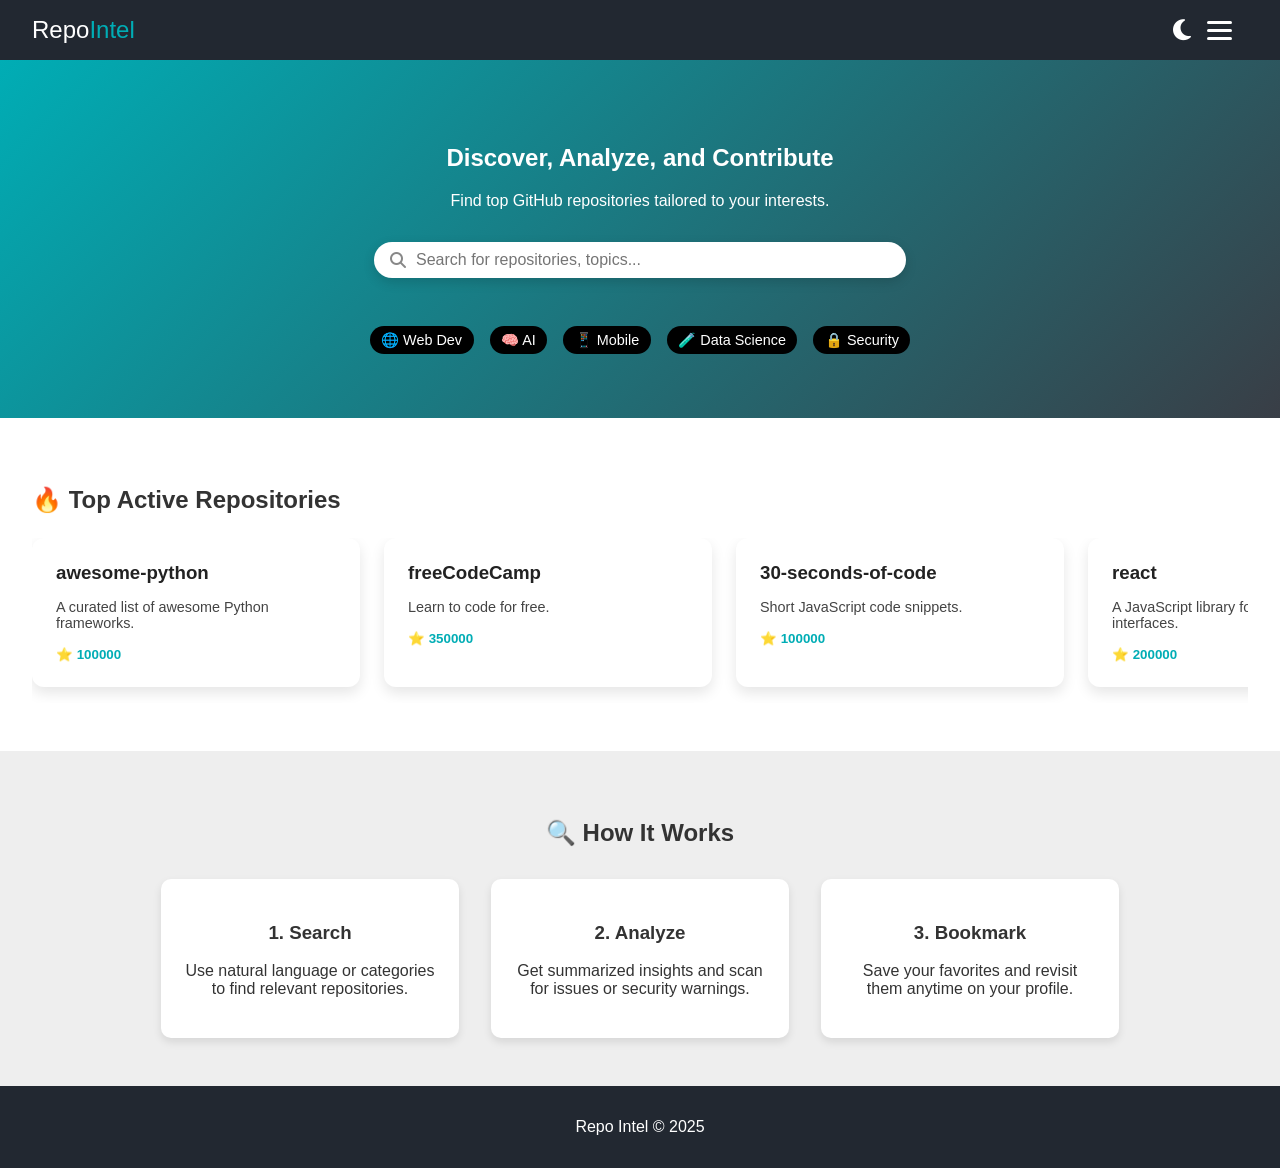
<file: index.html>
<!DOCTYPE html>
<html lang="en">
<head>
    <meta charset="UTF-8" />
    <meta name="viewport" content="width=device-width, initial-scale=1.0" />
    <title>Repo Intel | Home</title>
    <link rel="stylesheet" href="home.css" />
    <link
            rel="stylesheet"
            href="https://cdnjs.cloudflare.com/ajax/libs/font-awesome/6.4.0/css/all.min.css"
    />
</head>
<body>
<header>
    <div class="logo">Repo<span>Intel</span></div>

    <div class="nav-actions">
        <div class="theme-toggle" id="themeToggle">
            <i class="fas fa-moon"></i>
        </div>

        <div class="hamburger" id="hamburger">
            <span></span>
            <span></span>
            <span></span>
        </div>
        <nav>
            <ul id="nav-links">
                <li><a href="#">Home</a></li>
                <li><a href="#profile">Profile</a></li>
                <li><a href="#login">Login</a></li>
            </ul>
        </nav>
    </div>
</header>

<main>
    <section class="hero">
        <h1>Discover, Analyze, and Contribute</h1>
        <p>Find top GitHub repositories tailored to your interests.</p>

        <div class="search-wrapper">
            <div class="search-box">
                <i class="fas fa-search"></i>
                <input
                        type="text"
                        id="searchInput"
                        placeholder="Search for repositories, topics..."
                />
            </div>
            <ul id="suggestions"></ul>
            <div class="categories">
                <span>🌐 Web Dev</span>
                <span>🧠 AI</span>
                <span>📱 Mobile</span>
                <span>🧪 Data Science</span>
                <span>🔒 Security</span>
            </div>
        </div>
    </section>

    <section class="popular-repos">
        <h2>🔥 Top Active Repositories</h2>
        <div class="carousel-container">
            <!-- Removed carousel buttons -->
            <div class="repo-cards" id="repoCards"></div>
        </div>
    </section>

    <section class="how-it-works">
        <h2>🔍 How It Works</h2>
        <div class="steps">
            <div>
                <h3>1. Search</h3>
                <p>Use natural language or categories to find relevant repositories.</p>
            </div>
            <div>
                <h3>2. Analyze</h3>
                <p>Get summarized insights and scan for issues or security warnings.</p>
            </div>
            <div>
                <h3>3. Bookmark</h3>
                <p>Save your favorites and revisit them anytime on your profile.</p>
            </div>
        </div>
    </section>
</main>

<footer>
    <p>Repo Intel &copy; 2025</p>
</footer>
<script defer src="home.js"></script>
</body>
</html>
</file>
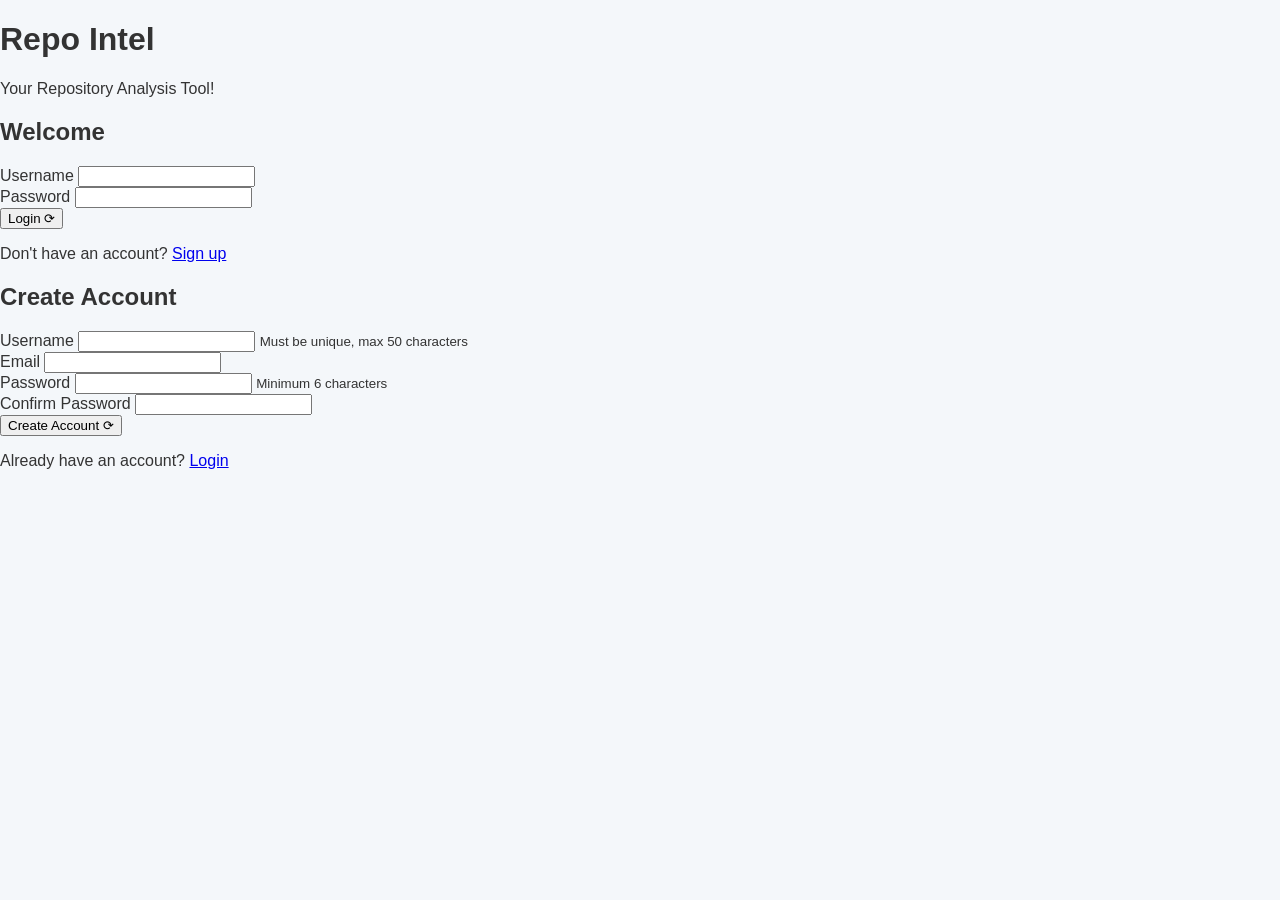
<file: frontend/index.html>
<!DOCTYPE html>
<html lang="en">
<head>
    <meta charset="UTF-8">
    <meta name="viewport" content="width=device-width, initial-scale=1.0">
    <title>Repo Intel - Login</title>
    <link rel="stylesheet" href="css/styles.css">
</head>
<body>
    <div class="container">
        <div class="auth-container">
            <div class="auth-header">
                <h1>Repo Intel</h1>
                <p>Your Repository Analysis Tool!</p>
            </div>
            
            <!-- Login Form -->
            <div id="login-form" class="auth-form">
                <h2>Welcome</h2>
                <form id="loginForm">
                    <div class="form-group">
                        <label for="login-username">Username</label>
                        <input type="text" id="login-username" name="username" required>
                        <span class="error-message" id="login-username-error"></span>
                    </div>
                    
                    <div class="form-group">
                        <label for="login-password">Password</label>
                        <input type="password" id="login-password" name="password" required>
                        <span class="error-message" id="login-password-error"></span>
                    </div>
                    
                    <div class="form-group">
                        <button type="submit" class="btn btn-primary" id="login-btn">
                            <span class="btn-text">Login</span>
                            <span class="btn-spinner hidden">⟳</span>
                        </button>
                    </div>
                    
                    <div class="form-footer">
                        <p>Don't have an account? <a href="#" id="show-signup">Sign up</a></p>
                    </div>
                </form>
            </div>
            
            <!-- Signup Form -->
            <div id="signup-form" class="auth-form hidden">
                <h2>Create Account</h2>
                <form id="signupForm">
                    <div class="form-group">
                        <label for="signup-username">Username</label>
                        <input type="text" id="signup-username" name="username" required maxlength="50">
                        <small class="form-text">Must be unique, max 50 characters</small>
                        <span class="error-message" id="signup-username-error"></span>
                    </div>
                    
                    <div class="form-group">
                        <label for="signup-email">Email</label>
                        <input type="email" id="signup-email" name="email" required maxlength="100">
                        <span class="error-message" id="signup-email-error"></span>
                    </div>
                    
                    <div class="form-group">
                        <label for="signup-password">Password</label>
                        <input type="password" id="signup-password" name="password" required minlength="6">
                        <small class="form-text">Minimum 6 characters</small>
                        <span class="error-message" id="signup-password-error"></span>
                    </div>
                    
                    <div class="form-group">
                        <label for="signup-confirm-password">Confirm Password</label>
                        <input type="password" id="signup-confirm-password" name="confirmPassword" required>
                        <span class="error-message" id="signup-confirm-password-error"></span>
                    </div>
                    
                    <div class="form-group">
                        <button type="submit" class="btn btn-primary" id="signup-btn">
                            <span class="btn-text">Create Account</span>
                            <span class="btn-spinner hidden">⟳</span>
                        </button>
                    </div>
                    
                    <div class="form-footer">
                        <p>Already have an account? <a href="#" id="show-login">Login</a></p>
                    </div>
                </form>
            </div>
            
            <!-- Error/Success Messages -->
            <div id="message-container" class="message-container hidden">
                <div id="message" class="message"></div>
            </div>
        </div>
    </div>
    
    <script src="js/auth.js"></script>
</body>
</html>
</file>
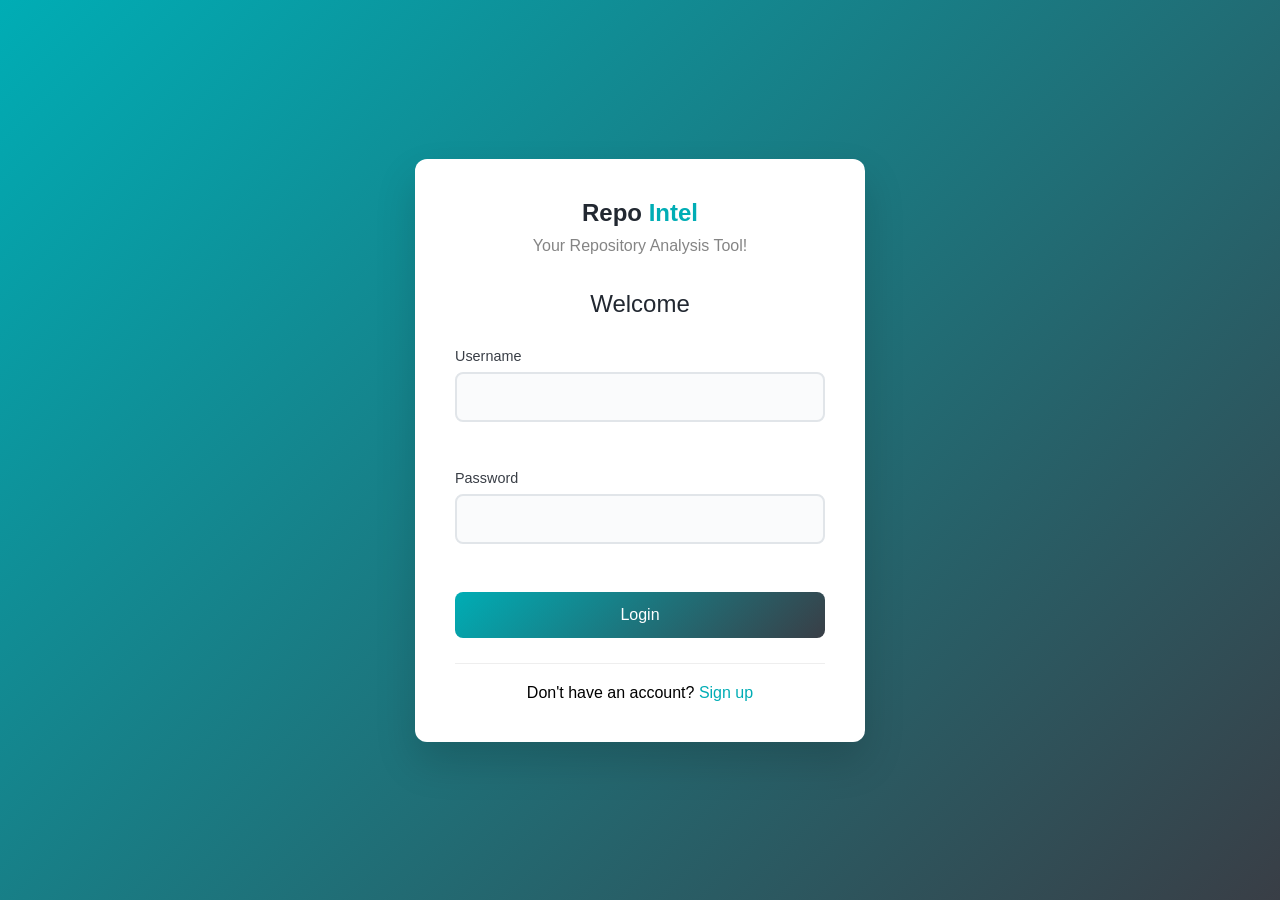
<file: frontend/login.html>
<!DOCTYPE html>
<html lang="en">
<head>
    <meta charset="UTF-8">
    <meta name="viewport" content="width=device-width, initial-scale=1.0">
    <title>Repo Intel - Login</title>
    <link rel="stylesheet" href="css/login.css">
</head>
<body>
    <div class="container">
        <div class="auth-container">
            <div class="auth-header">
                <h1>Repo <span>Intel</span></h1>
                <p>Your Repository Analysis Tool!</p>
            </div>
            
            <!-- Login Form -->
            <div id="login-form" class="auth-form">
                <h2>Welcome</h2>
                <form id="loginForm">
                    <div class="form-group">
                        <label for="login-username">Username</label>
                        <input type="text" id="login-username" name="username" required>
                        <span class="error-message" id="login-username-error"></span>
                    </div>
                    
                    <div class="form-group">
                        <label for="login-password">Password</label>
                        <input type="password" id="login-password" name="password" required>
                        <span class="error-message" id="login-password-error"></span>
                    </div>
                    
                    <div class="form-group">
                        <button type="submit" class="btn btn-primary" id="login-btn">
                            <span class="btn-text">Login</span>
                            <span class="btn-spinner hidden">⟳</span>
                        </button>
                    </div>
                    
                    <div class="form-footer">
                        <p>Don't have an account? <a href="#" id="show-signup">Sign up</a></p>
                    </div>
                </form>
            </div>
            
            <!-- Signup Form -->
            <div id="signup-form" class="auth-form hidden">
                <h2>Create Account</h2>
                <form id="signupForm">
                    <div class="form-group">
                        <label for="signup-username">Username</label>
                        <input type="text" id="signup-username" name="username" required maxlength="50">
                        <small class="form-text">Must be unique, max 50 characters</small>
                        <span class="error-message" id="signup-username-error"></span>
                    </div>
                    
                    <div class="form-group">
                        <label for="signup-email">Email</label>
                        <input type="email" id="signup-email" name="email" required maxlength="100">
                        <span class="error-message" id="signup-email-error"></span>
                    </div>
                    
                    <div class="form-group">
                        <label for="signup-password">Password</label>
                        <input type="password" id="signup-password" name="password" required minlength="6">
                        <small class="form-text">Minimum 6 characters</small>
                        <span class="error-message" id="signup-password-error"></span>
                    </div>
                    
                    <div class="form-group">
                        <label for="signup-confirm-password">Confirm Password</label>
                        <input type="password" id="signup-confirm-password" name="confirmPassword" required>
                        <span class="error-message" id="signup-confirm-password-error"></span>
                    </div>
                    
                    <div class="form-group">
                        <button type="submit" class="btn btn-primary" id="signup-btn">
                            <span class="btn-text">Create Account</span>
                            <span class="btn-spinner hidden">⟳</span>
                        </button>
                    </div>
                    
                    <div class="form-footer">
                        <p>Already have an account? <a href="#" id="show-login">Login</a></p>
                    </div>
                </form>
            </div>
            
            <!-- Error/Success Messages -->
            <div id="message-container" class="message-container hidden">
                <div id="message" class="message"></div>
            </div>
        </div>
    </div>
    
    <script src="js/auth.js"></script>
</body>
</html>
</file>
<file: home.css>
body {
    font-family: 'Segoe UI', sans-serif;
    margin: 0;
    padding: 0;
    background: #f5f7fa;
    color: #333;
    transition: background 0.3s, color 0.3s;
}

header {
    background: #222831;
    color: #fff;
    display: flex;
    justify-content: space-between;
    padding: 1em 2em;
    align-items: center;
    position: relative;
    z-index: 100;
}

.logo {
    font-size: 1.5rem;
    color: #fff;
}

.logo span {
    color: #00adb5;
}

.nav-actions {
    display: flex;
    align-items: center;
    gap: 1rem;
    position: relative;
}

nav ul {
    max-height: 0;
    opacity: 0;
    transform: translateY(-10px);
    transition: max-height 0.4s ease, opacity 0.4s ease, transform 0.4s ease;
    list-style: none;
    display: flex;
    flex-direction: column;
    background-color: #393e46;
    position: absolute;
    right: 0;
    top: 60px;
    border-radius: 5px;
    overflow: hidden;
    width: 160px;
    box-shadow: 0 4px 12px rgba(0, 0, 0, 0.15);
    z-index: 150;
}

nav ul.active {
    max-height: 500px;
    opacity: 1;
    transform: translateY(0);
}

nav li a {
    color: #fff;
    padding: 1em;
    text-decoration: none;
    display: block;
    transition: background 0.3s;
}

nav li a:hover {
    background: #00adb5;
}

.hamburger {
    display: flex;
    flex-direction: column;
    cursor: pointer;
    gap: 5px;
}

.hamburger span {
    width: 25px;
    height: 3px;
    background: #fff;
    display: block;
    border-radius: 2px;
}

.theme-toggle {
    cursor: pointer;
    color: #fff;
    font-size: 1.5rem;
    transition: color 0.3s;
    display: flex;
    align-items: center;
}

.theme-toggle:hover {
    color: #00adb5;
}

.hero {
    text-align: center;
    padding: 4em 2em;
    background: linear-gradient(135deg, #00adb5, #393e46);
    color: #fff;
    transition: background 0.3s ease;
}

.search-wrapper {
    margin-top: 2em;
    display: flex;
    flex-direction: column;
    align-items: center;
}

.search-box {
    display: flex;
    align-items: center;
    background: #fff;
    border-radius: 50px;
    padding: 0.5em 1em;
    width: 80%;
    max-width: 500px;
    box-shadow: 0 4px 12px rgba(0, 0, 0, 0.15);
}

.search-box i {
    color: #888;
    margin-right: 0.5em;
}

#searchInput {
    flex: 1;
    border: none;
    font-size: 1em;
    outline: none;
    background: transparent;
    color: inherit;
}

.categories {
    display: flex;
    gap: 1em;
    margin-top: 1em;
    flex-wrap: wrap;
    justify-content: center;
}

.categories span {
    background: #000;
    padding: 0.4em 0.8em;
    border-radius: 20px;
    font-size: 0.9em;
    cursor: pointer;
    transition: background 0.3s ease, color 0.3s ease;
    color: #fff;
}

.categories span:hover {
    background: #00adb5;
    color: #fff;
}

.popular-repos {
    padding: 3em 2em;
    background: #fff;
    transition: background 0.3s;
}

/* Carousel container */
.carousel-container {
    position: relative;
}


/* Horizontal scroll container */
.repo-cards {
    display: flex;
    gap: 1.5em;
    margin-top: 1.5em;
    overflow-x: auto;
    scroll-behavior: smooth;
    padding-bottom: 1em;
}

/* Scrollbar styling */
.repo-cards::-webkit-scrollbar {
    height: 8px;
}

.repo-cards::-webkit-scrollbar-track {
    background: #f1f1f1;
    border-radius: 4px;
}

.repo-cards::-webkit-scrollbar-thumb {
    background: #00adb5;
    border-radius: 4px;
}

.repo-cards::-webkit-scrollbar-thumb:hover {
    background: #007f8f;
}

/* Repo Cards */
.repo-card {
    flex: 0 0 280px;
    background: white;
    padding: 1.5em;
    border-radius: 12px;
    box-shadow: 0 6px 14px rgba(0, 0, 0, 0.1);
    transition: transform 0.2s ease, box-shadow 0.3s ease;
    cursor: pointer;
    color: #111;
}

.repo-card:hover {
    transform: scale(1.05);
    box-shadow: 0 10px 25px rgba(0, 0, 0, 0.18);
}

.repo-card h3 {
    margin-top: 0;
    margin-bottom: 0.5em;
    color: #222;
}

.repo-card p {
    font-size: 0.9em;
    margin-bottom: 1em;
    color: #444;
}

.repo-card small {
    font-weight: 600;
    color: #00adb5;
}

.how-it-works {
    background: #eeeeee;
    padding: 3em 2em;
    text-align: center;
    transition: background 0.3s;
}

.steps {
    display: flex;
    justify-content: center;
    gap: 2em;
    flex-wrap: wrap;
    margin-top: 2em;
}

.steps div {
    max-width: 250px;
    background: #fff;
    padding: 1.5em;
    border-radius: 10px;
    box-shadow: 0 4px 8px rgba(0, 0, 0, 0.1);
    transition: background 0.3s;
}

footer {
    text-align: center;
    padding: 1em;
    background: #222831;
    color: #fff;
}

/* ===== Dark Mode Styles ===== */

.dark {
    background-color: #1a1a1a;
    color: #f0f0f0;
}

.dark header,
.dark footer {
    background-color: #111;
    color: #fff;
}

.dark .search-box {
    background: #2b2b2b;
    color: #fff;
}

.dark .popular-repos,
.dark .how-it-works {
    background-color: #2a2e35;
    border-radius: 16px;
    border: none;
    box-shadow: 0 4px 12px rgba(0, 0, 0, 0.35);
    color: #e0e0e0;
    padding: 2.5em;
    transition: background-color 0.3s ease, box-shadow 0.3s ease;
}

.dark .repo-card,
.dark .steps div {
    background-color: #39404a;
    border-radius: 12px;
    box-shadow: 0 2px 8px rgba(0, 0, 0, 0.35);
    color: #e0e0e0;
}

.dark .repo-card h3 {
    color: #f0f0f0;
}

.dark .repo-card p {
    color: #cccccc;
}

.dark .repo-card small {
    color: #00ffc3;
}


.dark .categories span {
    background: #333;
    color: #fff;
}

.dark nav ul {
    background: #2c2c2c;
}
</file>
<file: frontend/css/styles.css>
body {
    font-family: 'Segoe UI', sans-serif;
    margin: 0;
    padding: 0;
    background: #f4f7fa;
    color: #333;
    transition: background 0.3s ease, color 0.3s ease;
}

header {
    background: #222831;
    color: #fff;
    display: flex;
    justify-content: space-between;
    align-items: center;
    padding: 1em 2em;
}

.logo {
    font-size: 1.5rem;
}

.logo span {
    color: #00adb5;
}

main {
    max-width: 1000px;
    margin: 2em auto 4em;
    padding: 0 1em;
    display: flex;
    flex-direction: column;
    gap: 3em;
}

/* User Profile Section */
.profile {
    background: #fff;
    padding: 2em;
    border-radius: 12px;
    box-shadow: 0 4px 12px rgba(0,0,0,0.1);
}

/* User info layout: avatar + details horizontally */
.user-info {
    display: flex;
    align-items: center;
    gap: 2em;
    margin-bottom: 1.5em;
}

.user-info img {
    width: 100px;
    height: 100px;
    border-radius: 50%;
    object-fit: cover;
    box-shadow: 0 2px 8px rgba(0,0,0,0.1);
}

.user-info > div {
    display: flex;
    flex-direction: column;
    justify-content: center;
}

.user-info h2 {
    margin: 0 0 0.2em;
    font-size: 1.8rem;
    color: #222;
}

.user-info p {
    margin: 0.1em 0;
    color: #555;
    font-size: 1rem;
}

/* Bookmarked repos section */
.bookmarked-repos {
    margin-top: 1em;
}

.bookmarked-repos h2 {
    margin-bottom: 1em;
    color: #00adb5;
    font-weight: 700;
    font-size: 1.5rem;
}

/* Bookmark cards container: grid for neat layout */
.repo-list {
    display: grid;
    grid-template-columns: repeat(auto-fit, minmax(280px, 1fr));
    gap: 1.5em;
}

/* Bookmark cards */
.repo-card {
    background: #fafafa;
    padding: 1.5em;
    border-radius: 12px;
    box-shadow: 0 3px 8px rgba(0,0,0,0.08);
    transition: transform 0.2s ease, box-shadow 0.3s ease;
    cursor: pointer;
    color: #222;
}

.repo-card:hover {
    transform: translateY(-6px);
    box-shadow: 0 8px 20px rgba(0,0,0,0.12);
}

.repo-card h3 {
    margin-top: 0;
    margin-bottom: 0.6em;
    font-size: 1.3rem;
}

.repo-card p {
    font-size: 1rem;
    color: #555;
    margin-bottom: 1em;
}

.repo-card small {
    font-weight: 600;
    color: #00adb5;
}

/* Search History Section */
.search-history {
    margin-top: 2em;
}

.search-history h2 {
    margin-bottom: 1em;
    color: #00adb5;
    font-weight: 700;
    font-size: 1.5rem;
}

/* Search history list */
.search-history-list {
    list-style: none;
    padding: 0;
    margin: 0;
    max-width: 600px;
}

.search-history-list li {
    background: #fafafa;
    padding: 1em 1.2em;
    margin-bottom: 0.8em;
    border-radius: 10px;
    box-shadow: 0 2px 6px rgba(0,0,0,0.05);
    font-size: 1rem;
    color: #444;
    cursor: default;
    transition: background 0.2s ease;
}

.search-history-list li:hover {
    background: #e0f7fa;
}

/* Footer */
footer {
    text-align: center;
    padding: 1em;
    background: #222831;
    color: #fff;
    margin-top: 3em;
}

/* Nav */
.nav-actions {
    display: flex;
    align-items: center;
    gap: 1rem;
    position: relative;
}

nav ul {
    max-height: 0;
    opacity: 0;
    transform: translateY(-10px);
    transition: max-height 0.4s ease, opacity 0.4s ease, transform 0.4s ease;
    list-style: none;
    margin: 0;
    padding: 0;
    display: flex;
    flex-direction: column;
    background-color: #393e46;
    position: absolute;
    right: 0;
    top: 60px;
    border-radius: 5px;
    overflow: hidden;
    width: 160px;
    box-shadow: 0 4px 12px rgba(0, 0, 0, 0.15);
    z-index: 150;
}

nav ul.active {
    max-height: 500px;
    opacity: 1;
    transform: translateY(0);
}

nav li a {
    color: #fff;
    padding: 1em;
    text-decoration: none;
    display: block;
    transition: background 0.3s;
}

nav li a:hover {
    background: #00adb5;
}

.hamburger {
    display: flex;
    flex-direction: column;
    cursor: pointer;
    gap: 5px;
}

.hamburger span {
    width: 25px;
    height: 3px;
    background: #fff;
    display: block;
    border-radius: 2px;
}

/* Dark Mode Styles */
.dark {
    background: #1a1a1a;
    color: #e0e0e0;
}

.dark header, .dark footer {
    background: #111;
    color: #fff;
}

.dark .profile {
    background: #2a2e35;
    box-shadow: 0 4px 12px rgba(0,0,0,0.35);
    color: #e0e0e0;
}

.dark .user-info h2 {
    color: #f0f0f0;
}

.dark .user-info p {
    color: #cccccc;
}

.dark .repo-card {
    background: #39404a;
    color: #e0e0e0;
    box-shadow: 0 2px 8px rgba(0, 0, 0, 0.35);
}

.dark .repo-card h3 {
    color: #f0f0f0;
}

.dark .repo-card p {
    color: #cccccc;
}

.dark .repo-card small {
    color: #00ffc3;
}

.dark .search-history-list li {
    background: #39404a;
    color: #e0e0e0;
}

.dark .search-history-list li:hover {
    background: #3a3a3a;
}

.dark nav ul {
    background: #2c2c2c;
}
</file>
<file: frontend/css/login.css>
/* Reset and Base Styles */
* {
    margin: 0;
    padding: 0;
    box-sizing: border-box;
}

body {
    font-family: 'Segoe UI', Tahoma, Geneva, Verdana, sans-serif;
    background: linear-gradient(135deg, #00adb5 0%, #393e46 100%);
    min-height: 100vh;
    display: flex;
    align-items: center;
    justify-content: center;
    padding: 20px;
}

.container {
    width: 100%;
    max-width: 450px;
}

.auth-container {
    background: white;
    border-radius: 12px;
    box-shadow: 0 20px 40px rgba(0, 0, 0, 0.15);
    padding: 40px;
    text-align: center;
    backdrop-filter: blur(10px);
}

/* Header Styles */
.auth-header {
    margin-bottom: 35px;
}

.auth-header h1 {
    color: #222831;
    font-size: 1.5rem;
    margin-bottom: 10px;
    font-weight: 600;
}

.auth-header h1 span {
    color: #00adb5;
}

.auth-header p {
    color: #666;
    font-size: 1rem;
    opacity: 0.8;
}

/* Form Styles */
.auth-form {
    text-align: left;
}

.auth-form h2 {
    color: #222831;
    margin-bottom: 30px;
    text-align: center;
    font-size: 1.5rem;
    font-weight: 500;
}

.form-group {
    margin-bottom: 25px;
}

.form-group label {
    display: block;
    margin-bottom: 8px;
    color: #393e46;
    font-weight: 500;
    font-size: 0.9rem;
}

.form-group input {
    width: 100%;
    padding: 14px 16px;
    border: 2px solid #e1e5e9;
    border-radius: 8px;
    font-size: 16px;
    transition: all 0.3s ease;
    background-color: #fafbfc;
}

.form-group input:focus {
    outline: none;
    border-color: #00adb5;
    background-color: white;
    box-shadow: 0 0 0 3px rgba(0, 173, 181, 0.1);
}

.form-group input.error {
    border-color: #e74c3c;
    background-color: #fef5f5;
}

.form-group input.success {
    border-color: #27ae60;
    background-color: #f0fff4;
}

.form-text {
    color: #999;
    font-size: 0.8rem;
    margin-top: 5px;
    display: block;
}

.error-message {
    color: #e74c3c;
    font-size: 0.8rem;
    margin-top: 5px;
    display: block;
    min-height: 18px;
}

/* Button Styles */
.btn {
    width: 100%;
    padding: 14px 20px;
    border: none;
    border-radius: 8px;
    font-size: 16px;
    font-weight: 500;
    cursor: pointer;
    transition: all 0.3s ease;
    position: relative;
    overflow: hidden;
}

.btn-primary {
    background: linear-gradient(135deg, #00adb5 0%, #393e46 100%);
    color: white;
}

.btn-primary:hover:not(:disabled) {
    transform: translateY(-2px);
    box-shadow: 0 10px 20px rgba(0, 173, 181, 0.3);
}

.btn-primary:active {
    transform: translateY(0);
}

.btn-primary:disabled {
    background: #ccc;
    cursor: not-allowed;
    transform: none;
    box-shadow: none;
}

.btn-spinner {
    animation: spin 1s linear infinite;
    display: inline-block;
}

@keyframes spin {
    0% { transform: rotate(0deg); }
    100% { transform: rotate(360deg); }
}

/* Form Footer */
.form-footer {
    text-align: center;
    margin-top: 25px;
    padding-top: 20px;
    border-top: 1px solid #eee;
}

.form-footer a {
    color: #00adb5;
    text-decoration: none;
    font-weight: 500;
    transition: color 0.3s ease;
}

.form-footer a:hover {
    color: #007f8f;
    text-decoration: underline;
}

/* Message Container */
.message-container {
    margin-top: 20px;
    padding: 15px 20px;
    border-radius: 8px;
    text-align: center;
    animation: slideIn 0.3s ease;
}

@keyframes slideIn {
    from {
        opacity: 0;
        transform: translateY(-10px);
    }
    to {
        opacity: 1;
        transform: translateY(0);
    }
}

.message {
    margin: 0;
    font-weight: 500;
}

.message-container.success {
    background-color: #d4edda;
    border: 1px solid #c3e6cb;
    color: #155724;
}

.message-container.error {
    background-color: #f8d7da;
    border: 1px solid #f5c6cb;
    color: #721c24;
}

.message-container.info {
    background-color: #e6f9fa;
    border: 1px solid #b3f0f2;
    color: #006b73;
}

/* Utility Classes */
.hidden {
    display: none;
}

.text-center {
    text-align: center;
}

/* Loading State */
.loading {
    pointer-events: none;
    opacity: 0.7;
}

/* Form Animations */
.auth-form {
    animation: fadeIn 0.5s ease;
}

@keyframes fadeIn {
    from {
        opacity: 0;
        transform: translateY(20px);
    }
    to {
        opacity: 1;
        transform: translateY(0);
    }
}

/* Responsive Design */
@media (max-width: 480px) {
    body {
        padding: 10px;
    }
    
    .auth-container {
        padding: 30px 25px;
    }
    
    .auth-header h1 {
        font-size: 1.8rem;
    }
    
    .form-group input {
        padding: 12px 14px;
    }
    
    .btn {
        padding: 12px 18px;
    }
}

@media (max-width: 320px) {
    .auth-container {
        padding: 25px 20px;
    }
    
    .auth-header h1 {
        font-size: 1.5rem;
    }
}

/* Focus Styles for Accessibility */
.btn:focus,
input:focus,
a:focus {
    outline: 2px solid #00adb5;
    outline-offset: 2px;
}

/* Custom Checkbox/Radio Styles (if needed later) */
.form-check {
    display: flex;
    align-items: center;
    margin: 15px 0;
}

.form-check input {
    width: auto;
    margin-right: 10px;
}

/* Print Styles */
@media print {
    .auth-container {
        box-shadow: none;
        background: white;
    }
    
    .btn {
        display: none;
    }
}
</file>
